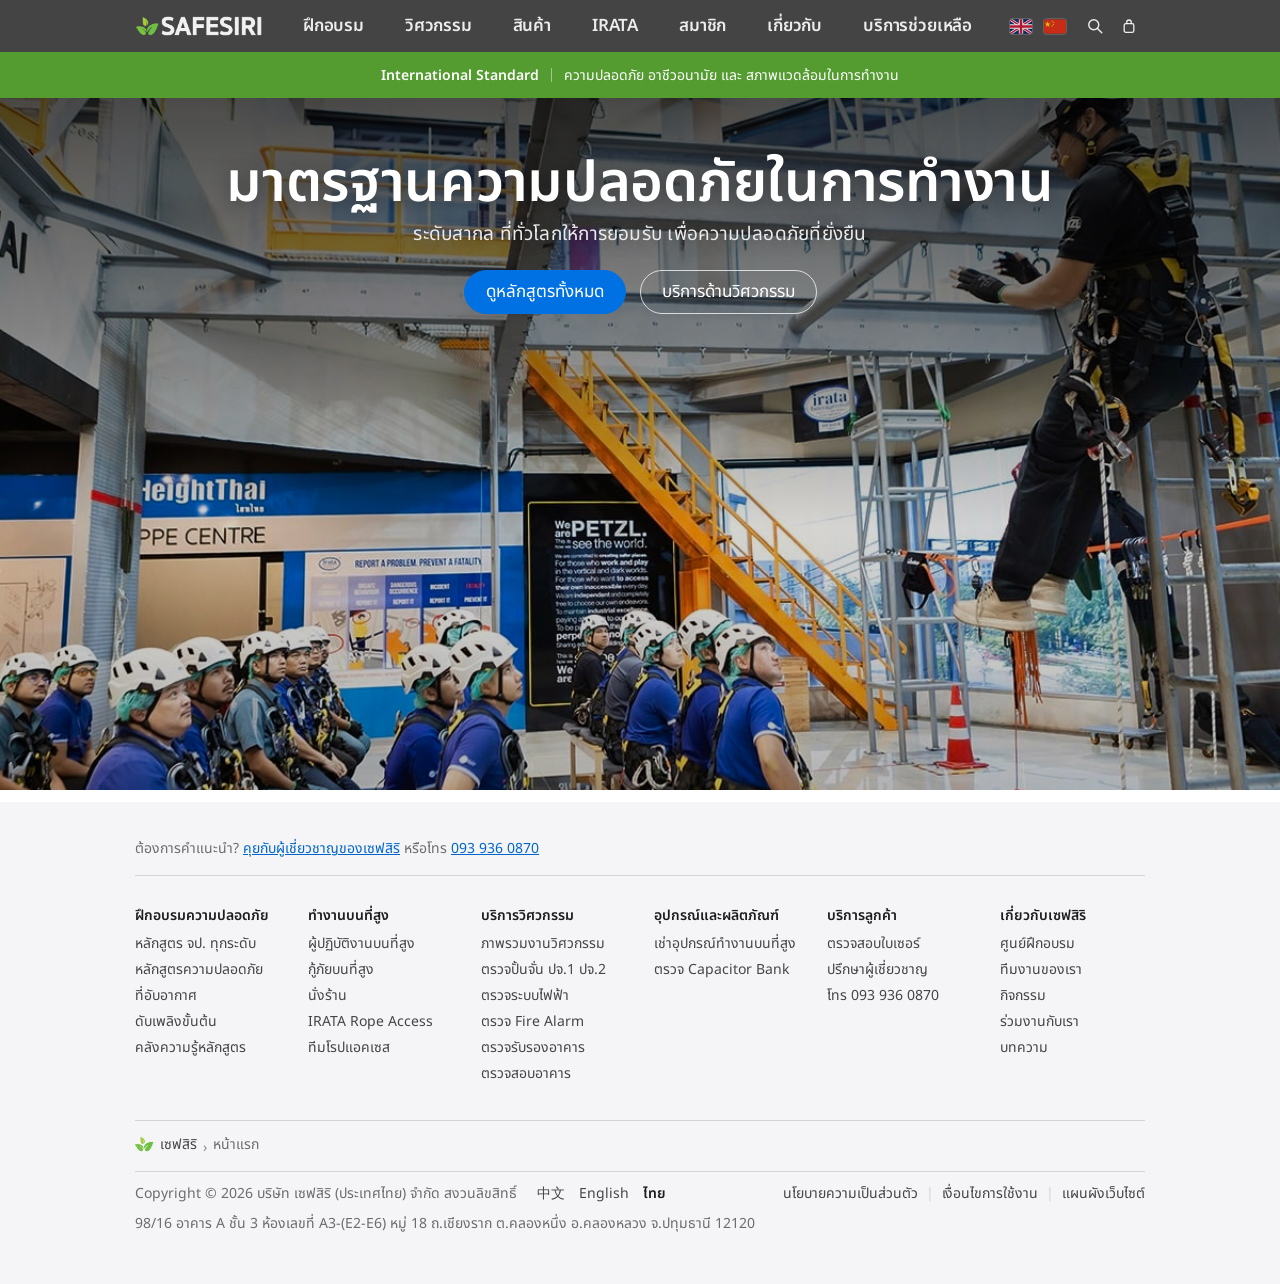
<file: index.html>
<!DOCTYPE html>
<html lang="th">
<head>
<meta charset="utf-8">
<meta name="viewport" content="width=device-width, initial-scale=1">

<title>เซฟสิริ — อบรมความปลอดภัยและตรวจสอบด้านวิศวกรรม | Safesiri</title>
<meta name="description" content="เซฟสิริ (ประเทศไทย) ให้บริการฝึกอบรม จป. ทุกระดับ หลักสูตรทำงานบนที่สูงมาตรฐาน IRATA และบริการตรวจสอบด้านวิศวกรรม ปจ.1 ปจ.2 ระบบไฟฟ้า ระบบดับเพลิง โทร 093 936 0870">
<link rel="canonical" href="https://www.safesiri.com/">

<meta property="og:type" content="website">
<meta property="og:locale" content="th_TH">
<meta property="og:title" content="เซฟสิริ — อบรมความปลอดภัยและตรวจสอบด้านวิศวกรรม">
<meta property="og:description" content="มาตรฐานความปลอดภัยในการทำงานระดับสากล ที่ทั่วโลกให้การยอมรับ เพื่อความปลอดภัยที่ยั่งยืน">
<meta property="og:url" content="https://www.safesiri.com/">

<link rel="preconnect" href="https://fonts.googleapis.com">
<link rel="preconnect" href="https://fonts.gstatic.com" crossorigin>
<link href="https://fonts.googleapis.com/css2?family=Noto+Sans+Thai:wght@400;500;600&display=swap" rel="stylesheet">

<link rel="stylesheet" href="css/base.css">
<link rel="stylesheet" href="css/blocks.css">
</head>
<body>

<!-- ═══════ GLOBAL HEADER — อิงสเปก globalnav ของ apple.com/th/
     เดสก์ท็อป: แถวเดียวกว้าง 1010px จัดกึ่งกลาง กระจายด้วย space-between
     มือถือ:   โลโก้ซ้าย · ค้นหา/โทร/แฮมเบอร์เกอร์ ขวา · เมนูกางลงมาด้านล่าง
     ทั้งหมดเป็น CSS ล้วน ไม่มี JavaScript                                  -->
<header class="gh">
  <input type="checkbox" id="gh-menustate" class="gh__state">

  <nav class="gh__nav" aria-label="เมนูหลัก">
    <ul class="gh__list">

      <li class="gh__item gh__item--brand">
        <a href="/" aria-label="เซฟสิริ หน้าแรก">
          <img src="assets/logo.png" alt="เซฟสิริ" width="800" height="126">
        </a>
      </li>

      <li class="gh__item gh__item--links">
        <ul class="gh__links">
          <li><a href="/safety-course/">ฝึกอบรม</a></li>
          <li><a href="/engineering/">วิศวกรรม</a></li>
          <li><a href="/rent-equipment-working-at-heights/">สินค้า</a></li>
          <li><a href="/irata-training/">IRATA</a></li>
          <li><a href="/login/">สมาชิก</a></li>
          <li><a href="/safesiri-team-work/">เกี่ยวกับ</a></li>
          <li><a href="consultant/">บริการช่วยเหลือ</a></li>
        </ul>
      </li>

      <li class="gh__item gh__item--actions">
        <!-- เลือกภาษา: ธงอังกฤษ / จีน (SVG inline) -->
        <ul class="gh__lang" aria-label="เลือกภาษา">
          <li>
            <a class="gh__flag" href="/en/" hreflang="en" lang="en" aria-label="English">
              <svg viewBox="0 0 60 40" width="22" height="15" aria-hidden="true" focusable="false">
                <clipPath id="uk-clip"><rect width="60" height="40" rx="3"/></clipPath>
                <g clip-path="url(#uk-clip)">
                  <rect width="60" height="40" fill="#012169"/>
                  <path d="M0 0L60 40M60 0L0 40" stroke="#fff" stroke-width="8"/>
                  <path d="M0 0L60 40M60 0L0 40" stroke="#C8102E" stroke-width="4"/>
                  <path d="M30 0V40M0 20H60" stroke="#fff" stroke-width="12"/>
                  <path d="M30 0V40M0 20H60" stroke="#C8102E" stroke-width="7"/>
                </g>
              </svg>
            </a>
          </li>
          <li>
            <a class="gh__flag" href="/cn/" hreflang="zh" lang="zh" aria-label="中文">
              <svg viewBox="0 0 60 40" width="22" height="15" aria-hidden="true" focusable="false">
                <clipPath id="cn-clip"><rect width="60" height="40" rx="3"/></clipPath>
                <g clip-path="url(#cn-clip)">
                  <rect width="60" height="40" fill="#DE2910"/>
                  <g fill="#FFDE00">
                    <path d="M10 6l1.9 5.8h6.1l-4.9 3.6 1.9 5.8L10 17.6l-4.9 3.6 1.9-5.8L2 11.8h6.1z"/>
                    <circle cx="22" cy="5" r="1.6"/><circle cx="26" cy="9" r="1.6"/>
                    <circle cx="26" cy="14.5" r="1.6"/><circle cx="22" cy="18.5" r="1.6"/>
                  </g>
                </g>
              </svg>
            </a>
          </li>
        </ul>
        <label class="gh__icon gh__searchbtn" for="gh-q" aria-label="ค้นหา">
          <svg viewBox="0 0 18 18" width="16" height="16" aria-hidden="true" focusable="false">
            <circle cx="7.6" cy="7.6" r="5.6" fill="none" stroke="currentColor" stroke-width="1.6"/>
            <line x1="11.8" y1="11.8" x2="16.6" y2="16.6" stroke="currentColor" stroke-width="1.6" stroke-linecap="round"/>
          </svg>
        </label>
        <a class="gh__icon" href="/rent-equipment-working-at-heights/" aria-label="สินค้าและอุปกรณ์">
          <svg viewBox="0 0 16 16" width="16" height="16" aria-hidden="true" focusable="false">
            <path d="M5.7 5.6V4.3a2.3 2.3 0 0 1 4.6 0v1.3" fill="none" stroke="currentColor" stroke-width="1.3" stroke-linecap="round"/>
            <rect x="3.2" y="5.6" width="9.6" height="8.8" rx="1.7" fill="none" stroke="currentColor" stroke-width="1.3"/>
          </svg>
        </a>
        <label class="gh__icon gh__burger" for="gh-menustate" aria-label="เมนู">
          <!-- ไอคอน ≡ → ✕ ลอกจาก globalnav-menutrigger ของ Apple: SVG + SMIL animate
               2 ขั้นใน .24s: ครึ่งแรกเส้นบน/ล่างเลื่อนมาชนกลาง (y 5,12 → 9) ครึ่งหลังหมุนไขว้เป็น ✕ -->
          <svg width="18" height="18" viewBox="0 0 18 18" aria-hidden="true" focusable="false">
            <polyline id="gh-bread-bottom" fill="none" stroke="currentColor" stroke-width="1.2"
                      stroke-linecap="round" stroke-linejoin="round" points="2 12, 16 12">
              <animate id="gh-anim-bottom-open" attributeName="points" keyTimes="0;0.5;1" dur="0.24s"
                       begin="indefinite" fill="freeze" calcMode="spline" keySplines="0.42, 0, 1, 1;0, 0, 0.58, 1"
                       values="2 12, 16 12; 2 9, 16 9; 3.5 15, 15 3.5"/>
              <animate id="gh-anim-bottom-close" attributeName="points" keyTimes="0;0.5;1" dur="0.24s"
                       begin="indefinite" fill="freeze" calcMode="spline" keySplines="0.42, 0, 1, 1;0, 0, 0.58, 1"
                       values="3.5 15, 15 3.5; 2 9, 16 9; 2 12, 16 12"/>
            </polyline>
            <polyline id="gh-bread-top" fill="none" stroke="currentColor" stroke-width="1.2"
                      stroke-linecap="round" stroke-linejoin="round" points="2 5, 16 5">
              <animate id="gh-anim-top-open" attributeName="points" keyTimes="0;0.5;1" dur="0.24s"
                       begin="indefinite" fill="freeze" calcMode="spline" keySplines="0.42, 0, 1, 1;0, 0, 0.58, 1"
                       values="2 5, 16 5; 2 9, 16 9; 3.5 3.5, 15 15"/>
              <animate id="gh-anim-top-close" attributeName="points" keyTimes="0;0.5;1" dur="0.24s"
                       begin="indefinite" fill="freeze" calcMode="spline" keySplines="0.42, 0, 1, 1;0, 0, 0.58, 1"
                       values="3.5 3.5, 15 15; 2 9, 16 9; 2 5, 16 5"/>
            </polyline>
          </svg>
        </label>
      </li>

    </ul>
  </nav>

  <!-- แผงค้นหา — สเปกวัดจาก apple.com/th/: พื้น rgba(250,250,252,.8)
       ช่องกรอก 24px/600 · หัวข้อ "ลิงก์ด่วน" 12px/400 #6E6E73
       รายการลิงก์ด่วน 12px/16px/600 ระยะห่าง 28px                      -->
  <div class="gh__search" id="gh-search">
   <div class="gh__search-clip">
    <div class="gh__search-inner">
      <form class="gh__search-form" action="/" method="get" role="search">
        <svg class="gh__search-glass" viewBox="0 0 18 18" width="18" height="18" aria-hidden="true" focusable="false">
          <circle cx="7.6" cy="7.6" r="5.6" fill="none" stroke="currentColor" stroke-width="1.6"/>
          <line x1="11.8" y1="11.8" x2="16.6" y2="16.6" stroke="currentColor" stroke-width="1.6" stroke-linecap="round"/>
        </svg>
        <label class="visually-hidden" for="gh-q">ค้นหาในเว็บไซต์เซฟสิริ</label>
        <input id="gh-q" type="search" name="s" placeholder="ค้นหาใน safesiri.com">
      </form>

      <p class="gh__qlabel">ลิงก์ด่วน</p>
      <ul class="gh__quick">
        <li><a href="/jorportrain/">หลักสูตร จป.</a></li>
        <li><a href="/worker-at-height/">ทำงานบนที่สูง</a></li>
        <li><a href="/irata-training/">IRATA Rope Access</a></li>
        <li><a href="/crane-inspection-procedures/">ตรวจปั้นจั่น ปจ.1 ปจ.2</a></li>
        <li><a href="/safesiri-certificate/">ตรวจสอบใบเซอร์</a></li>
      </ul>
    </div>
   </div>
  </div>

  <!-- ม่านเบลอคลุมหน้าที่เหลือ (Apple เรียก globalnav-curtain)
       กดที่ม่าน = คลิกนอกช่องค้นหา → ช่องเสียโฟกัส → แผงปิดเอง ไม่ต้องใช้ JS -->
  <div class="gh__curtain" aria-hidden="true"></div>
</header>

<!-- ═══════ แถบประกาศ — สัดส่วนเดียวกับ promo banner ของ apple.com/th/ (สูง 46px ตัวอักษร 14px)
     ต่างที่ใช้สีเขียวแบรนด์แทนพื้นเทาอ่อนของ Apple                                    -->
<div class="gb">
  <p class="gb__text">
    <span class="gb__label">International Standard</span>
    <span class="gb__sep" aria-hidden="true"></span>
    ความปลอดภัย อาชีวอนามัย และ สภาพแวดล้อมในการทำงาน
  </p>
</div>

<main>

<!-- ═══════ บล็อก 2: HERO — tile เต็มความกว้าง (โครง apple.com/th/) ═══════ -->
<section class="tiles tiles--hero" aria-label="ไฮไลต์">

  <article class="tile tile--photo" aria-labelledby="tile-1-head">
    <div class="tile__media">
      <img src="assets/hero-training.jpg" width="1200" height="900" fetchpriority="high"
           alt="ผู้เข้าอบรมสวมอุปกรณ์กันตกในศูนย์ฝึกอบรมการทำงานบนที่สูงของเซฟสิริ">
    </div>
    <div class="tile__content">
      <h1 id="tile-1-head" class="tile__head t-display-l">มาตรฐานความปลอดภัยในการทำงาน</h1>
      <p class="tile__sub t-lead">ระดับสากล ที่ทั่วโลกให้การยอมรับ เพื่อความปลอดภัยที่ยั่งยืน</p>
    </div>
    <p class="tile__cta">
      <a class="btn btn--primary" href="/safety-course/">ดูหลักสูตรทั้งหมด</a>
      <a class="btn btn--secondary" href="/engineering/">บริการด้านวิศวกรรม</a>
    </p>
  </article>

</section>

<!-- บล็อก 3–11 จะมาต่อตรงนี้ทีละบล็อก (tile เต็ม + กริด tile ครึ่ง) -->

</main>

<!-- ═══════════════ GLOBAL FOOTER — มาตรฐานหน้า ═══════════════ -->
<footer class="gf">
  <div class="gf__inner">

    <div class="gf__shop">
      ต้องการคำแนะนำ? <a href="consultant/">คุยกับผู้เชี่ยวชาญของเซฟสิริ</a>
      หรือโทร <a href="tel:0939360870">093 936 0870</a>
    </div>

    <div class="gf__directory">
      <div class="gf__col">
        <h3>ฝึกอบรมความปลอดภัย</h3>
        <ul>
          <li><a href="/jorportrain/">หลักสูตร จป. ทุกระดับ</a></li>
          <li><a href="/safety-course/">หลักสูตรความปลอดภัย</a></li>
          <li><a href="/confined-space-training/">ที่อับอากาศ</a></li>
          <li><a href="/fire-fighting-training/">ดับเพลิงขั้นต้น</a></li>
          <li><a href="/knowledge-course/">คลังความรู้หลักสูตร</a></li>
        </ul>
      </div>
      <div class="gf__col">
        <h3>ทำงานบนที่สูง</h3>
        <ul>
          <li><a href="/worker-at-height/">ผู้ปฏิบัติงานบนที่สูง</a></li>
          <li><a href="/working-at-height-rescue/">กู้ภัยบนที่สูง</a></li>
          <li><a href="/working-with-scaffolding/">นั่งร้าน</a></li>
          <li><a href="/irata-training/">IRATA Rope Access</a></li>
          <li><a href="/rope-access-team/">ทีมโรปแอคเซส</a></li>
        </ul>
      </div>
      <div class="gf__col">
        <h3>บริการวิศวกรรม</h3>
        <ul>
          <li><a href="/engineering/">ภาพรวมงานวิศวกรรม</a></li>
          <li><a href="/crane-inspection-procedures/">ตรวจปั้นจั่น ปจ.1 ปจ.2</a></li>
          <li><a href="/electrical-inspection-dep-labor/">ตรวจระบบไฟฟ้า</a></li>
          <li><a href="/pm-fire-alarm/">ตรวจ Fire Alarm</a></li>
          <li><a href="/qt-annual-building-inspection/">ตรวจรับรองอาคาร</a></li>
          <li><a href="/inspectbuilding/">ตรวจสอบอาคาร</a></li>
        </ul>
      </div>
      <div class="gf__col">
        <h3>อุปกรณ์และผลิตภัณฑ์</h3>
        <ul>
          <li><a href="/rent-equipment-working-at-heights/">เช่าอุปกรณ์ทำงานบนที่สูง</a></li>
          <li><a href="/capacitor-bank-inspection-service/">ตรวจ Capacitor Bank</a></li>
        </ul>
      </div>
      <div class="gf__col">
        <h3>บริการลูกค้า</h3>
        <ul>
          <li><a href="/safesiri-certificate/">ตรวจสอบใบเซอร์</a></li>
          <li><a href="consultant/">ปรึกษาผู้เชี่ยวชาญ</a></li>
          <li><a href="tel:0939360870">โทร 093 936 0870</a></li>
        </ul>
      </div>
      <div class="gf__col">
        <h3>เกี่ยวกับเซฟสิริ</h3>
        <ul>
          <li><a href="/safesiri-training-center/">ศูนย์ฝึกอบรม</a></li>
          <li><a href="/safesiri-team-work/">ทีมงานของเรา</a></li>
          <li><a href="/safesiri-events/">กิจกรรม</a></li>
          <li><a href="/job-at-safesiri/">ร่วมงานกับเรา</a></li>
          <li><a href="/blog/">บทความ</a></li>
        </ul>
      </div>
    </div>

    <nav class="gf__breadcrumbs" aria-label="เส้นทางหน้า">
      <ol>
        <li><a href="/" class="gf__home"><span class="gf__mark" aria-hidden="true"></span>เซฟสิริ</a></li>
        <li aria-current="page">หน้าแรก</li>
      </ol>
    </nav>

    <div class="gf__legal">
      <p>Copyright © 2026 บริษัท เซฟสิริ (ประเทศไทย) จำกัด สงวนลิขสิทธิ์</p>
      <ul class="gf__lang">
        <li><a href="/cn/" hreflang="zh">中文</a></li>
        <li><a href="/en/" hreflang="en">English</a></li>
        <li><a href="/" hreflang="th" aria-current="true">ไทย</a></li>
      </ul>
      <ul class="gf__legal-links">
        <li><a href="/privacy-policy/">นโยบายความเป็นส่วนตัว</a></li>
        <li><a href="/terms/">เงื่อนไขการใช้งาน</a></li>
        <li><a href="/sitemap_index.xml">แผนผังเว็บไซต์</a></li>
      </ul>
    </div>

    <address class="gf__address">
      98/16 อาคาร A ชั้น 3 ห้องเลขที่ A3-(E2-E6) หมู่ 18 ถ.เชียงราก ต.คลองหนึ่ง อ.คลองหลวง จ.ปทุมธานี 12120
    </address>

  </div>
</footer>

<script src="js/search.js" defer></script>
</body>
</html>
</file>
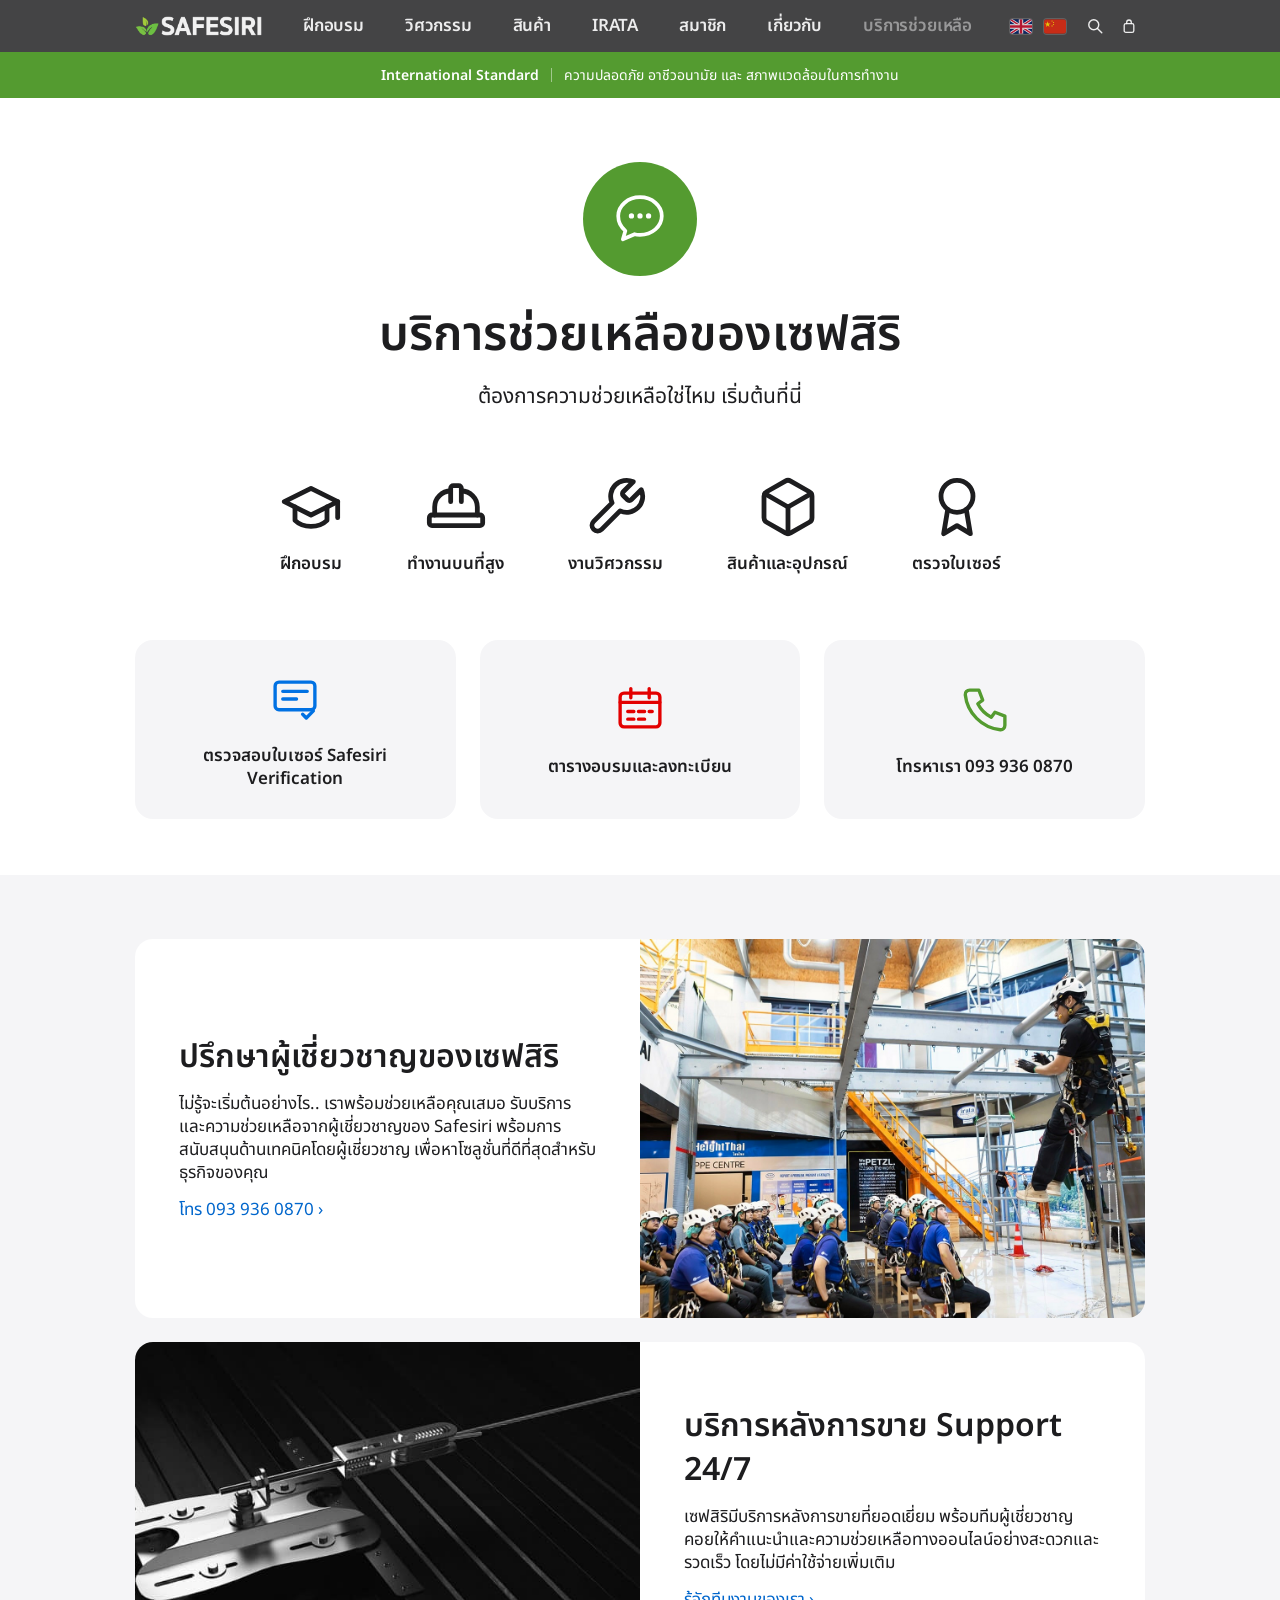
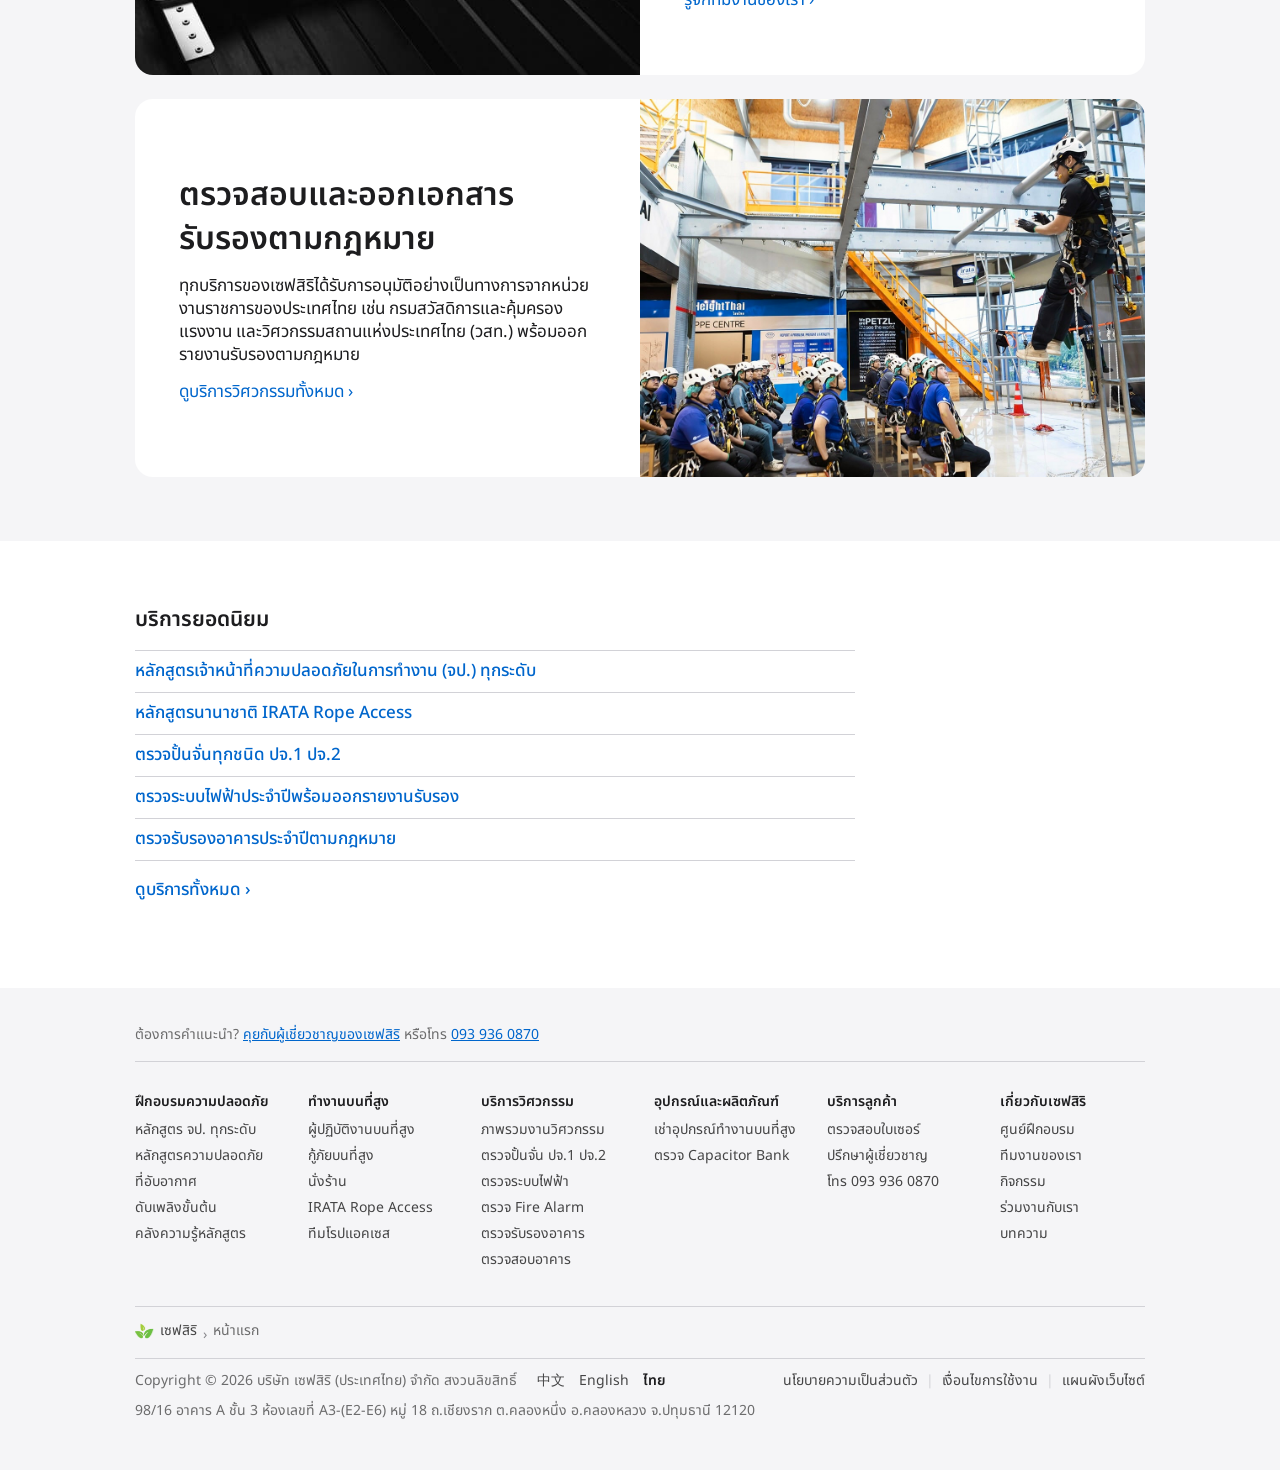
<file: consultant/index.html>
<!DOCTYPE html>
<html lang="th">
<head>
<meta charset="utf-8">
<meta name="viewport" content="width=device-width, initial-scale=1">

<title>บริการช่วยเหลือของเซฟสิริ — ปรึกษาผู้เชี่ยวชาญด้านความปลอดภัย | Safesiri</title>
<meta name="description" content="ศูนย์บริการช่วยเหลือเซฟสิริ ปรึกษาผู้เชี่ยวชาญด้านความปลอดภัยและวิศวกรรม ตรวจสอบใบเซอร์ออนไลน์ บริการหลังการขาย Support 24/7 โทร 093 936 0870">
<link rel="canonical" href="https://www.safesiri.com/consultant/">

<meta property="og:type" content="website">
<meta property="og:locale" content="th_TH">
<meta property="og:title" content="บริการช่วยเหลือของเซฟสิริ">
<meta property="og:description" content="ต้องการความช่วยเหลือใช่ไหม เริ่มต้นที่นี่ — ปรึกษาผู้เชี่ยวชาญ ตรวจใบเซอร์ บริการหลังการขาย">
<meta property="og:url" content="https://www.safesiri.com/consultant/">

<link rel="preconnect" href="https://fonts.googleapis.com">
<link rel="preconnect" href="https://fonts.gstatic.com" crossorigin>
<link href="https://fonts.googleapis.com/css2?family=Noto+Sans+Thai:wght@400;500;600&display=swap" rel="stylesheet">

<link rel="stylesheet" href="../css/base.css">
<link rel="stylesheet" href="../css/blocks.css">
<link rel="stylesheet" href="../css/support.css">
</head>
<body>

<header class="gh">
  <input type="checkbox" id="gh-menustate" class="gh__state">

  <nav class="gh__nav" aria-label="เมนูหลัก">
    <ul class="gh__list">

      <li class="gh__item gh__item--brand">
        <a href="../" aria-label="เซฟสิริ หน้าแรก">
          <img src="../assets/logo.png" alt="เซฟสิริ" width="800" height="126">
        </a>
      </li>

      <li class="gh__item gh__item--links">
        <ul class="gh__links">
          <li><a href="/safety-course/">ฝึกอบรม</a></li>
          <li><a href="/engineering/">วิศวกรรม</a></li>
          <li><a href="/rent-equipment-working-at-heights/">สินค้า</a></li>
          <li><a href="/irata-training/">IRATA</a></li>
          <li><a href="/login/">สมาชิก</a></li>
          <li><a href="/safesiri-team-work/">เกี่ยวกับ</a></li>
          <li><span class="gh__current" aria-current="page">บริการช่วยเหลือ</span></li>
        </ul>
      </li>

      <li class="gh__item gh__item--actions">
        <!-- เลือกภาษา: ธงอังกฤษ / จีน (SVG inline) -->
        <ul class="gh__lang" aria-label="เลือกภาษา">
          <li>
            <a class="gh__flag" href="/en/" hreflang="en" lang="en" aria-label="English">
              <svg viewBox="0 0 60 40" width="22" height="15" aria-hidden="true" focusable="false">
                <clipPath id="uk-clip"><rect width="60" height="40" rx="3"/></clipPath>
                <g clip-path="url(#uk-clip)">
                  <rect width="60" height="40" fill="#012169"/>
                  <path d="M0 0L60 40M60 0L0 40" stroke="#fff" stroke-width="8"/>
                  <path d="M0 0L60 40M60 0L0 40" stroke="#C8102E" stroke-width="4"/>
                  <path d="M30 0V40M0 20H60" stroke="#fff" stroke-width="12"/>
                  <path d="M30 0V40M0 20H60" stroke="#C8102E" stroke-width="7"/>
                </g>
              </svg>
            </a>
          </li>
          <li>
            <a class="gh__flag" href="/cn/" hreflang="zh" lang="zh" aria-label="中文">
              <svg viewBox="0 0 60 40" width="22" height="15" aria-hidden="true" focusable="false">
                <clipPath id="cn-clip"><rect width="60" height="40" rx="3"/></clipPath>
                <g clip-path="url(#cn-clip)">
                  <rect width="60" height="40" fill="#DE2910"/>
                  <g fill="#FFDE00">
                    <path d="M10 6l1.9 5.8h6.1l-4.9 3.6 1.9 5.8L10 17.6l-4.9 3.6 1.9-5.8L2 11.8h6.1z"/>
                    <circle cx="22" cy="5" r="1.6"/><circle cx="26" cy="9" r="1.6"/>
                    <circle cx="26" cy="14.5" r="1.6"/><circle cx="22" cy="18.5" r="1.6"/>
                  </g>
                </g>
              </svg>
            </a>
          </li>
        </ul>
        <label class="gh__icon gh__searchbtn" for="gh-q" aria-label="ค้นหา">
          <svg viewBox="0 0 18 18" width="16" height="16" aria-hidden="true" focusable="false">
            <circle cx="7.6" cy="7.6" r="5.6" fill="none" stroke="currentColor" stroke-width="1.6"/>
            <line x1="11.8" y1="11.8" x2="16.6" y2="16.6" stroke="currentColor" stroke-width="1.6" stroke-linecap="round"/>
          </svg>
        </label>
        <a class="gh__icon" href="/rent-equipment-working-at-heights/" aria-label="สินค้าและอุปกรณ์">
          <svg viewBox="0 0 16 16" width="16" height="16" aria-hidden="true" focusable="false">
            <path d="M5.7 5.6V4.3a2.3 2.3 0 0 1 4.6 0v1.3" fill="none" stroke="currentColor" stroke-width="1.3" stroke-linecap="round"/>
            <rect x="3.2" y="5.6" width="9.6" height="8.8" rx="1.7" fill="none" stroke="currentColor" stroke-width="1.3"/>
          </svg>
        </a>
        <label class="gh__icon gh__burger" for="gh-menustate" aria-label="เมนู">
          <!-- ไอคอน ≡ → ✕ ลอกจาก globalnav-menutrigger ของ Apple: SVG + SMIL animate
               2 ขั้นใน .24s: ครึ่งแรกเส้นบน/ล่างเลื่อนมาชนกลาง (y 5,12 → 9) ครึ่งหลังหมุนไขว้เป็น ✕ -->
          <svg width="18" height="18" viewBox="0 0 18 18" aria-hidden="true" focusable="false">
            <polyline id="gh-bread-bottom" fill="none" stroke="currentColor" stroke-width="1.2"
                      stroke-linecap="round" stroke-linejoin="round" points="2 12, 16 12">
              <animate id="gh-anim-bottom-open" attributeName="points" keyTimes="0;0.5;1" dur="0.24s"
                       begin="indefinite" fill="freeze" calcMode="spline" keySplines="0.42, 0, 1, 1;0, 0, 0.58, 1"
                       values="2 12, 16 12; 2 9, 16 9; 3.5 15, 15 3.5"/>
              <animate id="gh-anim-bottom-close" attributeName="points" keyTimes="0;0.5;1" dur="0.24s"
                       begin="indefinite" fill="freeze" calcMode="spline" keySplines="0.42, 0, 1, 1;0, 0, 0.58, 1"
                       values="3.5 15, 15 3.5; 2 9, 16 9; 2 12, 16 12"/>
            </polyline>
            <polyline id="gh-bread-top" fill="none" stroke="currentColor" stroke-width="1.2"
                      stroke-linecap="round" stroke-linejoin="round" points="2 5, 16 5">
              <animate id="gh-anim-top-open" attributeName="points" keyTimes="0;0.5;1" dur="0.24s"
                       begin="indefinite" fill="freeze" calcMode="spline" keySplines="0.42, 0, 1, 1;0, 0, 0.58, 1"
                       values="2 5, 16 5; 2 9, 16 9; 3.5 3.5, 15 15"/>
              <animate id="gh-anim-top-close" attributeName="points" keyTimes="0;0.5;1" dur="0.24s"
                       begin="indefinite" fill="freeze" calcMode="spline" keySplines="0.42, 0, 1, 1;0, 0, 0.58, 1"
                       values="3.5 3.5, 15 15; 2 9, 16 9; 2 5, 16 5"/>
            </polyline>
          </svg>
        </label>
      </li>

    </ul>
  </nav>

  <!-- แผงค้นหา — สเปกวัดจาก apple.com/th/: พื้น rgba(250,250,252,.8)
       ช่องกรอก 24px/600 · หัวข้อ "ลิงก์ด่วน" 12px/400 #6E6E73
       รายการลิงก์ด่วน 12px/16px/600 ระยะห่าง 28px                      -->
  <div class="gh__search" id="gh-search">
   <div class="gh__search-clip">
    <div class="gh__search-inner">
      <form class="gh__search-form" action="/" method="get" role="search">
        <svg class="gh__search-glass" viewBox="0 0 18 18" width="18" height="18" aria-hidden="true" focusable="false">
          <circle cx="7.6" cy="7.6" r="5.6" fill="none" stroke="currentColor" stroke-width="1.6"/>
          <line x1="11.8" y1="11.8" x2="16.6" y2="16.6" stroke="currentColor" stroke-width="1.6" stroke-linecap="round"/>
        </svg>
        <label class="visually-hidden" for="gh-q">ค้นหาในเว็บไซต์เซฟสิริ</label>
        <input id="gh-q" type="search" name="s" placeholder="ค้นหาใน safesiri.com">
      </form>

      <p class="gh__qlabel">ลิงก์ด่วน</p>
      <ul class="gh__quick">
        <li><a href="/jorportrain/">หลักสูตร จป.</a></li>
        <li><a href="/worker-at-height/">ทำงานบนที่สูง</a></li>
        <li><a href="/irata-training/">IRATA Rope Access</a></li>
        <li><a href="/crane-inspection-procedures/">ตรวจปั้นจั่น ปจ.1 ปจ.2</a></li>
        <li><a href="/safesiri-certificate/">ตรวจสอบใบเซอร์</a></li>
      </ul>
    </div>
   </div>
  </div>

  <!-- ม่านเบลอคลุมหน้าที่เหลือ (Apple เรียก globalnav-curtain)
       กดที่ม่าน = คลิกนอกช่องค้นหา → ช่องเสียโฟกัส → แผงปิดเอง ไม่ต้องใช้ JS -->
  <div class="gh__curtain" aria-hidden="true"></div>
</header>

<div class="gb">
  <p class="gb__text">
    <span class="gb__label">International Standard</span>
    <span class="gb__sep" aria-hidden="true"></span>
    ความปลอดภัย อาชีวอนามัย และ สภาพแวดล้อมในการทำงาน
  </p>
</div>
<main>

<!-- ═══════ HERO — โครงเดียวกับ support.apple.com: ไอคอนวงกลม + h1 กึ่งกลาง ═══════ -->
<section class="sp-hero" aria-labelledby="sp-title">
  <div class="sp-hero__badge" aria-hidden="true">
    <svg viewBox="0 0 36 36" width="56" height="56" focusable="false">
      <path d="M18 4c7.7 0 14 5.4 14 12.1 0 6.7-6.3 12.1-14 12.1-1.2 0-2.4-.1-3.5-.4L7 31l1.6-5.4C6 23.4 4 20 4 16.1 4 9.4 10.3 4 18 4z"
            fill="none" stroke="#fff" stroke-width="2.4" stroke-linejoin="round"/>
      <circle cx="12.5" cy="16" r="1.7" fill="#fff"/><circle cx="18" cy="16" r="1.7" fill="#fff"/><circle cx="23.5" cy="16" r="1.7" fill="#fff"/>
    </svg>
  </div>
  <h1 id="sp-title">บริการช่วยเหลือของเซฟสิริ</h1>
  <p class="sp-hero__sub">ต้องการความช่วยเหลือใช่ไหม เริ่มต้นที่นี่</p>
</section>

<!-- ═══════ แถวหมวดบริการ — ตำแหน่งเดียวกับแถวสินค้า (iPhone/Mac/iPad) ═══════ -->
<nav class="sp-rail wrap" aria-label="หมวดบริการ">
  <!-- ไอคอนชุด Lucide/Feather (MIT) — เส้น 2px ปลายมน สไตล์เดียวกับ SF Symbols -->
  <ul>
    <li><a href="/safety-course/">
      <svg viewBox="0 0 24 24" fill="none" stroke="currentColor" stroke-width="1.8" stroke-linecap="round" stroke-linejoin="round" aria-hidden="true">
        <path d="M22 10 12 5 2 10l10 5 10-5z"/><path d="M6 12v5c3 3 9 3 12 0v-5"/><path d="M22 10v6"/>
      </svg>
      <span>ฝึกอบรม</span></a></li>
    <li><a href="/worker-at-height/">
      <svg viewBox="0 0 24 24" fill="none" stroke="currentColor" stroke-width="1.8" stroke-linecap="round" stroke-linejoin="round" aria-hidden="true">
        <path d="M2 18a1 1 0 0 0 1 1h18a1 1 0 0 0 1-1v-2a1 1 0 0 0-1-1H3a1 1 0 0 0-1 1z"/>
        <path d="M10 10V5a1 1 0 0 1 1-1h2a1 1 0 0 1 1 1v5"/>
        <path d="M4 15v-3a6 6 0 0 1 6-6"/><path d="M14 6a6 6 0 0 1 6 6v3"/>
      </svg>
      <span>ทำงานบนที่สูง</span></a></li>
    <li><a href="/engineering/">
      <svg viewBox="0 0 24 24" fill="none" stroke="currentColor" stroke-width="1.8" stroke-linecap="round" stroke-linejoin="round" aria-hidden="true">
        <path d="M14.7 6.3a1 1 0 0 0 0 1.4l1.6 1.6a1 1 0 0 0 1.4 0l3.77-3.77a6 6 0 0 1-7.94 7.94l-6.91 6.91a2.12 2.12 0 0 1-3-3l6.91-6.91a6 6 0 0 1 7.94-7.94l-3.76 3.76z"/>
      </svg>
      <span>งานวิศวกรรม</span></a></li>
    <li><a href="/rent-equipment-working-at-heights/">
      <svg viewBox="0 0 24 24" fill="none" stroke="currentColor" stroke-width="1.8" stroke-linecap="round" stroke-linejoin="round" aria-hidden="true">
        <path d="M21 8a2 2 0 0 0-1-1.73l-7-4a2 2 0 0 0-2 0l-7 4A2 2 0 0 0 3 8v8a2 2 0 0 0 1 1.73l7 4a2 2 0 0 0 2 0l7-4A2 2 0 0 0 21 16Z"/>
        <path d="m3.3 7 8.7 5 8.7-5"/><path d="M12 22V12"/>
      </svg>
      <span>สินค้าและอุปกรณ์</span></a></li>
    <li><a href="/safesiri-certificate/">
      <svg viewBox="0 0 24 24" fill="none" stroke="currentColor" stroke-width="1.8" stroke-linecap="round" stroke-linejoin="round" aria-hidden="true">
        <circle cx="12" cy="8" r="6"/><path d="M15.477 12.89 17 22l-5-3-5 3 1.523-9.11"/>
      </svg>
      <span>ตรวจใบเซอร์</span></a></li>
  </ul>
</nav>

<!-- ═══════ การ์ดลัด 3 ใบ — สเปกวัดจริง: 334×179 radius 18 พื้น #f5f5f7 ไอคอน 60 ═══════ -->
<section class="sp-quick wrap" aria-label="บริการด่วน">
  <ul>
    <li><a href="/safesiri-certificate/">
      <span class="sp-quick__icon sp-quick__icon--blue" aria-hidden="true">
        <svg viewBox="0 0 34 34"><rect x="4" y="6" width="26" height="18" rx="2.5" fill="none" stroke="currentColor" stroke-width="2.2"/><path d="M9 12h16M9 17h9" stroke="currentColor" stroke-width="2.2" stroke-linecap="round"/><path d="M22 27l2.4 2.4L29 24.8" fill="none" stroke="currentColor" stroke-width="2.2" stroke-linecap="round" stroke-linejoin="round"/></svg>
      </span>
      <span class="sp-quick__label">ตรวจสอบใบเซอร์ Safesiri Verification</span></a></li>
    <li><a href="/jorportrain/">
      <span class="sp-quick__icon sp-quick__icon--red" aria-hidden="true">
        <svg viewBox="0 0 34 34"><rect x="4" y="6" width="26" height="22" rx="2.5" fill="none" stroke="currentColor" stroke-width="2.2"/><path d="M4 12h26M11 3v6m12-6v6" stroke="currentColor" stroke-width="2.2" stroke-linecap="round"/><path d="M9 18h4m3 0h4m3 0h2M9 23h4m3 0h4" stroke="currentColor" stroke-width="2.2" stroke-linecap="round"/></svg>
      </span>
      <span class="sp-quick__label">ตารางอบรมและลงทะเบียน</span></a></li>
    <li><a href="tel:0939360870">
      <span class="sp-quick__icon sp-quick__icon--green" aria-hidden="true">
        <svg viewBox="0 0 34 34"><path d="M7 4h6l2.5 6.5-3.2 2.4a20 20 0 0 0 8.8 8.8l2.4-3.2L30 21v6c0 1.7-1.3 3.1-3 2.9C15 28.6 5.4 19 4.1 7 3.9 5.3 5.3 4 7 4z" fill="none" stroke="currentColor" stroke-width="2.2" stroke-linejoin="round"/></svg>
      </span>
      <span class="sp-quick__label">โทรหาเรา 093 936 0870</span></a></li>
  </ul>
</section>

<!-- ═══════ การ์ดใหญ่บนพื้นเทา — โครงเดียวกับส่วน AppleCare/การซ่อม ═══════ -->
<section class="sp-features" aria-label="บริการหลัก">
  <div class="wrap">

    <article class="sp-card">
      <div class="sp-card__copy">
        <h2>ปรึกษาผู้เชี่ยวชาญของเซฟสิริ</h2>
        <p>ไม่รู้จะเริ่มต้นอย่างไร.. เราพร้อมช่วยเหลือคุณเสมอ รับบริการและความช่วยเหลือจากผู้เชี่ยวชาญของ Safesiri พร้อมการสนับสนุนด้านเทคนิคโดยผู้เชี่ยวชาญ เพื่อหาโซลูชั่นที่ดีที่สุดสำหรับธุรกิจของคุณ</p>
        <p class="sp-card__links"><a href="tel:0939360870">โทร 093 936 0870</a></p>
      </div>
      <figure class="sp-card__media">
        <img src="../assets/hero-training.jpg" width="1200" height="900" loading="lazy"
             alt="ผู้เชี่ยวชาญของเซฟสิริให้คำแนะนำผู้เข้าอบรมในศูนย์ฝึกอบรมการทำงานบนที่สูง">
      </figure>
    </article>

    <article class="sp-card">
      <div class="sp-card__copy">
        <h2>บริการหลังการขาย Support 24/7</h2>
        <p>เซฟสิริมีบริการหลังการขายที่ยอดเยี่ยม พร้อมทีมผู้เชี่ยวชาญคอยให้คำแนะนำและความช่วยเหลือทางออนไลน์อย่างสะดวกและรวดเร็ว โดยไม่มีค่าใช้จ่ายเพิ่มเติม</p>
        <p class="sp-card__links"><a href="/safesiri-team-work/">รู้จักทีมงานของเรา</a></p>
      </div>
      <figure class="sp-card__media">
        <img src="../assets/lifeline.jpg" width="640" height="422" loading="lazy"
             alt="อุปกรณ์ระบบกันตกและ Lifeline ที่เซฟสิริให้บริการติดตั้งและดูแลหลังการขาย">
      </figure>
    </article>

    <article class="sp-card">
      <div class="sp-card__copy">
        <h2>ตรวจสอบและออกเอกสารรับรองตามกฎหมาย</h2>
        <p>ทุกบริการของเซฟสิริได้รับการอนุมัติอย่างเป็นทางการจากหน่วยงานราชการของประเทศไทย เช่น กรมสวัสดิการและคุ้มครองแรงงาน และวิศวกรรมสถานแห่งประเทศไทย (วสท.) พร้อมออกรายงานรับรองตามกฎหมาย</p>
        <p class="sp-card__links"><a href="/engineering/">ดูบริการวิศวกรรมทั้งหมด</a></p>
      </div>
      <figure class="sp-card__media">
        <img src="../assets/hero-training.jpg" width="1200" height="900" loading="lazy"
             alt="งานตรวจสอบด้านวิศวกรรมโดยวิศวกรมืออาชีพของเซฟสิริ">
      </figure>
    </article>

  </div>
</section>

<!-- ═══════ รายการลิงก์ยอดนิยม — โครงเดียวกับ "โปรแกรมการให้บริการ" ═══════ -->
<section class="sp-programs wrap" aria-labelledby="sp-programs-title">
  <h2 id="sp-programs-title">บริการยอดนิยม</h2>
  <ul>
    <li><a href="/jorportrain/">หลักสูตรเจ้าหน้าที่ความปลอดภัยในการทำงาน (จป.) ทุกระดับ</a></li>
    <li><a href="/irata-training/">หลักสูตรนานาชาติ IRATA Rope Access</a></li>
    <li><a href="/crane-inspection-procedures/">ตรวจปั้นจั่นทุกชนิด ปจ.1 ปจ.2</a></li>
    <li><a href="/electrical-inspection-dep-labor/">ตรวจระบบไฟฟ้าประจำปีพร้อมออกรายงานรับรอง</a></li>
    <li><a href="/qt-annual-building-inspection/">ตรวจรับรองอาคารประจำปีตามกฎหมาย</a></li>
  </ul>
  <p class="sp-programs__all"><a href="/safety-course/">ดูบริการทั้งหมด</a></p>
</section>

</main>

<footer class="gf">
  <div class="gf__inner">

    <div class="gf__shop">
      ต้องการคำแนะนำ? <a href="./">คุยกับผู้เชี่ยวชาญของเซฟสิริ</a>
      หรือโทร <a href="tel:0939360870">093 936 0870</a>
    </div>

    <div class="gf__directory">
      <div class="gf__col">
        <h3>ฝึกอบรมความปลอดภัย</h3>
        <ul>
          <li><a href="/jorportrain/">หลักสูตร จป. ทุกระดับ</a></li>
          <li><a href="/safety-course/">หลักสูตรความปลอดภัย</a></li>
          <li><a href="/confined-space-training/">ที่อับอากาศ</a></li>
          <li><a href="/fire-fighting-training/">ดับเพลิงขั้นต้น</a></li>
          <li><a href="/knowledge-course/">คลังความรู้หลักสูตร</a></li>
        </ul>
      </div>
      <div class="gf__col">
        <h3>ทำงานบนที่สูง</h3>
        <ul>
          <li><a href="/worker-at-height/">ผู้ปฏิบัติงานบนที่สูง</a></li>
          <li><a href="/working-at-height-rescue/">กู้ภัยบนที่สูง</a></li>
          <li><a href="/working-with-scaffolding/">นั่งร้าน</a></li>
          <li><a href="/irata-training/">IRATA Rope Access</a></li>
          <li><a href="/rope-access-team/">ทีมโรปแอคเซส</a></li>
        </ul>
      </div>
      <div class="gf__col">
        <h3>บริการวิศวกรรม</h3>
        <ul>
          <li><a href="/engineering/">ภาพรวมงานวิศวกรรม</a></li>
          <li><a href="/crane-inspection-procedures/">ตรวจปั้นจั่น ปจ.1 ปจ.2</a></li>
          <li><a href="/electrical-inspection-dep-labor/">ตรวจระบบไฟฟ้า</a></li>
          <li><a href="/pm-fire-alarm/">ตรวจ Fire Alarm</a></li>
          <li><a href="/qt-annual-building-inspection/">ตรวจรับรองอาคาร</a></li>
          <li><a href="/inspectbuilding/">ตรวจสอบอาคาร</a></li>
        </ul>
      </div>
      <div class="gf__col">
        <h3>อุปกรณ์และผลิตภัณฑ์</h3>
        <ul>
          <li><a href="/rent-equipment-working-at-heights/">เช่าอุปกรณ์ทำงานบนที่สูง</a></li>
          <li><a href="/capacitor-bank-inspection-service/">ตรวจ Capacitor Bank</a></li>
        </ul>
      </div>
      <div class="gf__col">
        <h3>บริการลูกค้า</h3>
        <ul>
          <li><a href="/safesiri-certificate/">ตรวจสอบใบเซอร์</a></li>
          <li><a href="./">ปรึกษาผู้เชี่ยวชาญ</a></li>
          <li><a href="tel:0939360870">โทร 093 936 0870</a></li>
        </ul>
      </div>
      <div class="gf__col">
        <h3>เกี่ยวกับเซฟสิริ</h3>
        <ul>
          <li><a href="/safesiri-training-center/">ศูนย์ฝึกอบรม</a></li>
          <li><a href="/safesiri-team-work/">ทีมงานของเรา</a></li>
          <li><a href="/safesiri-events/">กิจกรรม</a></li>
          <li><a href="/job-at-safesiri/">ร่วมงานกับเรา</a></li>
          <li><a href="/blog/">บทความ</a></li>
        </ul>
      </div>
    </div>

    <nav class="gf__breadcrumbs" aria-label="เส้นทางหน้า">
      <ol>
        <li><a href="../" class="gf__home"><span class="gf__mark" aria-hidden="true"></span>เซฟสิริ</a></li>
        <li aria-current="page">หน้าแรก</li>
      </ol>
    </nav>

    <div class="gf__legal">
      <p>Copyright © 2026 บริษัท เซฟสิริ (ประเทศไทย) จำกัด สงวนลิขสิทธิ์</p>
      <ul class="gf__lang">
        <li><a href="/cn/" hreflang="zh">中文</a></li>
        <li><a href="/en/" hreflang="en">English</a></li>
        <li><a href="../" hreflang="th" aria-current="true">ไทย</a></li>
      </ul>
      <ul class="gf__legal-links">
        <li><a href="/privacy-policy/">นโยบายความเป็นส่วนตัว</a></li>
        <li><a href="/terms/">เงื่อนไขการใช้งาน</a></li>
        <li><a href="/sitemap_index.xml">แผนผังเว็บไซต์</a></li>
      </ul>
    </div>

    <address class="gf__address">
      98/16 อาคาร A ชั้น 3 ห้องเลขที่ A3-(E2-E6) หมู่ 18 ถ.เชียงราก ต.คลองหนึ่ง อ.คลองหลวง จ.ปทุมธานี 12120
    </address>

  </div>
</footer>

<script src="../js/search.js" defer></script>
</body>
</html>
</file>
<file: css/base.css>
/* =========================================================
   base.css — ระบบพื้นฐาน
   ตัวเลขตัวอักษรทั้งหมดวัดมาจาก apple.com/th/ ของจริง (23 ส.ค. 2026)
   ========================================================= */

:root{
  /* ---------- ฟอนต์ ----------
     Apple ใช้ "SF Pro TH" ซึ่งเป็นฟอนต์เฉพาะของ Apple เราเรียกใช้ไม่ได้
     แต่ลำดับ fallback ของเขาชี้ไป "Sukhumvit Set" = ฟอนต์ไทยระบบของ
     macOS/iOS อยู่แล้ว → เครื่อง Apple จึงได้หน้าตาเดียวกันโดยไม่ต้องโหลด
     เครื่อง Windows/Android ค่อยตกไปที่ Noto Sans Thai (เว็บฟอนต์)        */
  /* ลำดับสำคัญ: ต้องวาง "Sukhumvit Set" ก่อน -apple-system
     ไม่งั้น iOS จะใช้ฟอนต์ไทยระบบของตัวเอง (ผ่าน -apple-system) ก่อนถึง Sukhumvit
     ส่วน Mac Chrome ข้าม -apple-system (ไม่มีกลิฟไทย) ไปใช้ Sukhumvit → สองเครื่องเลยหน้าตาไม่เหมือนกัน
     Sukhumvit Set คือฟอนต์ไทยที่ Apple ระบุเป็น fallback ของ SF Pro TH เอง               */
  --font-th:"SF Pro TH","Sukhumvit Set",-apple-system,BlinkMacSystemFont,
            "Noto Sans Thai","Helvetica Neue",Helvetica,Arial,sans-serif;

  /* ---------- ขนาดตัวอักษร: คัดลอกสเกลจาก apple.com/th/ ----------
     สังเกตกฎ letter-spacing ของไทย: ขนาดกลางใช้ค่า "บวกเล็กน้อย"
     ต่างจากภาษาอังกฤษที่ Apple บีบเป็นลบ — เพราะสระบน/ล่างต้องการที่หายใจ */
  --t-display-l:56px;  --lh-display-l:1.10;  --ls-display-l:-0.005em;
  --t-display-m:40px;  --lh-display-m:1.10;  --ls-display-m:0;
  --t-display-s:32px;  --lh-display-s:1.375; --ls-display-s:0.004em;
  --t-title:24px;      --lh-title:1.375;     --ls-title:0.009em;
  --t-lead:19px;       --lh-lead:1.368;      --ls-lead:0.012em;
  --t-body:17px;       --lh-body:1.353;      --ls-body:0;
  --t-small:14px;      --lh-small:1.286;
  --t-foot:14px;      --lh-foot:1.357;   /* Apple จริง 12px — ผู้ใช้สั่งขยาย */

  /* ---------- สี ---------- */
  --ink:#1d1d1f;              /* เท่ากับ rgb(29,29,31) ของ Apple */
  --ink-soft:#6e6e73;
  --gf-text:rgba(0,0,0,.56);   /* ข้อความฟุตเตอร์ของ Apple */
  --ink-faint:#86868b;
  --line:#d2d2d7;
  --bg:#ffffff;
  --bg-alt:#f5f5f7;           /* เทาอ่อนของ Apple */
  --bg-dark:#000000;
  /* ---------- สีลิงก์/ปุ่ม: ใช้ค่าจาก design token ของ Apple ตรงๆ ----------
     อ่านจาก --sk-* บน apple.com/th/ เมื่อ 24 ส.ค. 2026                      */
  --link:#0066CC;             /* --sk-link / สีลิงก์ข้อความของ Apple */
  --btn-bg:#0071E3;           /* --sk-button-background */
  --btn-bg-hover:#0076DF;     /* --sk-button-background-hover */
  --btn-fg:#ffffff;           /* --sk-button-color (hover เป็นสีเดียวกัน) */

  /* เขียวแบรนด์ — เหลือใช้เฉพาะแถบประกาศ ไม่ใช้กับปุ่ม/ลิงก์แล้ว */
  --green:#549B30;
  --green-dark:#417726;

  /* ---------- ระยะและกริดของ tile (วัดจาก apple.com/th/) ---------- */
  --tile-gap:12px;            /* ช่องไฟระหว่าง tile และขอบจอ */
  --tile-full-h:692px;
  --tile-half-h:580px;
  --tile-pad-top:56px;        /* ระยะจากขอบบน tile ถึงหัวเรื่อง */
  --maxw:1180px;
  --nav-h:52px;
}

*,*::before,*::after{box-sizing:border-box}
html{-webkit-text-size-adjust:100%}
body{
  margin:0;background:var(--bg);color:var(--ink);
  font-family:var(--font-th);
  font-size:var(--t-body);line-height:var(--lh-body);
  -webkit-font-smoothing:antialiased;-moz-osx-font-smoothing:grayscale;
}
img{max-width:100%;height:auto;display:block}
ul{margin:0;padding:0;list-style:none}
p{margin:0}
a{color:var(--link);text-decoration:none}
a:hover{text-decoration:underline}   /* Apple: ลิงก์ขึ้นเส้นใต้ตอน hover สีไม่เปลี่ยน */

h1,h2,h3,h4{margin:0;font-weight:600;color:var(--ink)}

/* ---------- คลาสตัวอักษร ใช้แทนการตั้งขนาดมั่วในแต่ละบล็อก ---------- */
.t-display-l{font-size:var(--t-display-l);line-height:var(--lh-display-l);letter-spacing:var(--ls-display-l);font-weight:600}
.t-display-m{font-size:var(--t-display-m);line-height:var(--lh-display-m);letter-spacing:var(--ls-display-m);font-weight:600}
.t-display-s{font-size:var(--t-display-s);line-height:var(--lh-display-s);letter-spacing:var(--ls-display-s);font-weight:600}
.t-title    {font-size:var(--t-title);line-height:var(--lh-title);letter-spacing:var(--ls-title);font-weight:600}
.t-lead     {font-size:var(--t-lead);line-height:var(--lh-lead);letter-spacing:var(--ls-lead);font-weight:400}
.t-body     {font-size:var(--t-body);line-height:var(--lh-body)}
.t-small    {font-size:var(--t-small);line-height:var(--lh-small)}

/* ย่อขนาดหัวเรื่องบนจอเล็ก ตามที่ Apple ทำ */
@media (max-width:1068px){
  :root{--t-display-l:48px;--t-display-m:36px;--t-display-s:28px}
}
@media (max-width:734px){
  :root{--t-display-l:32px;--lh-display-l:1.125;--t-display-m:28px;--t-display-s:24px;
        --t-lead:17px;--t-body:16px;--tile-full-h:480px;--tile-half-h:420px;--tile-pad-top:44px}
}

.visually-hidden{position:absolute;width:1px;height:1px;overflow:hidden;clip:rect(0 0 0 0);white-space:nowrap}
</file>
<file: css/blocks.css>
/* =========================================================
   blocks.css — บล็อกเรียงตามลำดับบนหน้า
   โครงหน้าอ้างอิง apple.com/th/ · ยังไม่มี JavaScript และไม่มีแอนิเมชัน
   ========================================================= */

/* ═══════════ GLOBAL HEADER — อิงสเปก globalnav ของ apple.com/th/ ═══════════
   วัดจาก Apple: สูง 44px · rgba(250,250,252,.8) + saturate(1.8) blur(20px)
                 ul กว้าง 996px (69% ของ 1440) จัดกึ่งกลาง · space-between
                 ลิงก์ 12px w400 ls -0.12px · padding 8px ต่อข้าง
   ของเรา:      ใช้ตัวแปรมืด rgba(22,22,23,.8) ให้เข้ากับแบรนด์
                ตัวอักษร 14px ตามที่สั่งให้ใหญ่ขึ้นเล็กน้อย                     */
.gh{position:sticky;top:0;z-index:50;isolation:isolate}
:root{--gh-h:52px}   /* แถบสูง 52px ให้รับกับตัวอักษรเมนู 17px (Apple: 44px/12px) */
/* กับดัก: ถ้าใส่ backdrop-filter บน .gh ตรงๆ มันจะกลายเป็น containing block
   ทำให้เมนูโอเวอร์เลย์ position:fixed สูงแค่เท่าแถบ ไม่เต็มจอ
   จึงย้าย blur ไปไว้บนชั้น ::before แทน ตัวแถบเองไม่มี filter          */
.gh::before{
  content:'';position:absolute;inset:0;z-index:-1;
  background:rgba(22,22,23,.8);
  backdrop-filter:saturate(1.8) blur(20px);-webkit-backdrop-filter:saturate(1.8) blur(20px);
}
.gh__state{position:absolute;opacity:0;pointer-events:none}
.gh__nav{width:100%;position:relative;z-index:60}
.gh__list{
  width:min(1010px, calc(100% - 44px));
  margin-inline:auto;min-height:var(--gh-h);
  display:flex;align-items:center;justify-content:space-between;flex-wrap:wrap;
}
.gh__item{display:flex;align-items:center}
.gh__item--links{flex:1 1 auto}
.gh__links{display:flex;align-items:center;justify-content:space-evenly;width:100%}

.gh__list a,.gh__list label{
  display:flex;align-items:center;padding-inline:8px;
  font-size:17px;line-height:1;font-weight:600;letter-spacing:-.01em;
  color:rgba(255,255,255,.9);white-space:nowrap;
}
.gh__list a:hover{color:#fff;text-decoration:none}
.gh__item--brand a{padding-inline-start:0}
.gh__item--brand img{height:20px;width:auto}   /* ไฟล์ต้นฉบับเป็นใบไม้เขียว+ตัวอักษรขาวอยู่แล้ว ห้ามใส่ filter */
.gh__item--actions{gap:2px}
.gh__icon{padding-inline:7px;height:var(--gh-h)}

/* ธงเลือกภาษา — อยู่หน้าไอคอนค้นหา */
.gh__lang{display:flex;align-items:center;gap:2px;margin-inline-end:6px}
.gh__list .gh__flag{padding-inline:5px;height:var(--gh-h);display:flex;align-items:center;opacity:.85}
.gh__list .gh__flag:hover{opacity:1}
.gh__flag svg{display:block;border-radius:3px;box-shadow:0 0 0 1px rgba(255,255,255,.18)}
.gh__icon svg{display:block}

/* แฮมเบอร์เกอร์ — โผล่เฉพาะจอเล็ก · ไอคอนเป็น SVG+SMIL ใน HTML (ลอกจาก Apple)
   ต้องเจาะจงกว่ากฎรวม .gh__list label{display:flex} ไม่งั้นจะโผล่บนเดสก์ท็อป */
.gh__list .gh__burger{display:none;cursor:pointer}
.gh__burger svg{display:block}


/* ═══════════ แผงค้นหา — สเปกวัดจาก apple.com/th/ ═══════════
   panel  : rgba(250,250,252,.8)
   input  : 24px / lh 24px / weight 600 / สี rgb(51,51,54)
   ลิงก์ด่วน (หัวข้อ): 12px / lh 16px / weight 400 / สี #6E6E73
   รายการ : weight 600 สี rgb(51,51,54) ระยะห่างบรรทัด 28px
   ม่าน   : rgba(232,232,237,.4) + blur(20px)  (Apple เรียก globalnav-curtain)
   ทั้งหมดสลับด้วย checkbox + :checked — ไม่มี JavaScript                  */
.gh__search{
  position:absolute;top:100%;left:0;width:100%;z-index:55;
  /* ผลลัพธ์ที่เห็นบน apple.com: ตัวกล่องค้นหาเป็น "พื้นเรียบทึบ"
     มองไม่เห็นภาพเบลอทะลุขึ้นมาเลย — ความเบลออยู่เฉพาะนอกกล่องเท่านั้น
     (ค่าที่ประกาศไว้คือ .8 แต่ Apple ซ้อนหลายชั้นจนทึบสนิท
      เราใช้สีทึบตรงๆ ให้ได้ผลตาเดียวกันและคุมง่ายกว่า)                  */
  background:#fafafc;
  /* เอฟเฟกต์เปิด/ปิดของ Apple: ยืดความสูง 0.24s cubic-bezier(.4,0,.6,1)
     animate height:auto ตรงๆ ไม่ได้ จึงใช้ท่า grid-template-rows 0fr → 1fr
     ซึ่งให้ผลเหมือนกันและเป็น CSS ล้วน                                   */
  display:grid;grid-template-rows:0fr;
  transition:grid-template-rows .24s cubic-bezier(.4,0,.6,1);
}
/* ชั้นตัดภาพ: ต้องไม่มี padding ของตัวเอง ไม่งั้นตอน 0fr จะยังเหลือความสูง
   (เจอจริงตอนทดสอบ — แผงปิดแล้วยังสูง 63px เพราะ padding ของลูก) */
.gh__search-clip{overflow:hidden;min-height:0;padding:0;border-bottom:0 solid rgba(0,0,0,.08)}
/* เปิดเมื่อมีโฟกัสข้างใน (ทำงานแม้ปิด JS) หรือเมื่อ JS ตั้งสถานะเปิด */
.gh:has(.gh__search:focus-within) .gh__search,
.gh.is-search-open .gh__search{grid-template-rows:1fr}
.gh:has(.gh__search:focus-within) .gh__search-clip,
.gh.is-search-open .gh__search-clip{border-bottom-width:1px}
.gh__search-inner{
  width:min(1010px, calc(100% - 44px));margin-inline:auto;padding:28px 0 34px;
}
.gh__search-form{display:flex;align-items:center;gap:12px}
.gh__search-glass{flex:none;color:#6e6e73}
.gh__search input{
  flex:1;border:0;background:transparent;outline:none;padding:6px 0;
  font-family:inherit;font-size:26px;line-height:1.15;font-weight:600;color:#333336;
}
.gh__search input::placeholder{color:#86868b;opacity:1}
.gh__search input{caret-color:#333336}
.gh__searchbtn{cursor:text}
.gh__qlabel{margin-top:26px;font-size:14px;line-height:18px;font-weight:400;color:#6e6e73}
.gh__quick{margin-top:10px}
.gh__quick li{margin-bottom:8px}

/* ═ ไล่เฟดรายการในกล่องค้นหา — ลอกจาก keyframe "globalnav-search-fade-and-slide" ของ Apple ═
   วัดจริง: 0% {opacity:0; translateY(-4px)} → 100% {opacity:1; translateY(0)}
            ยาว .32s · cubic-bezier(.4,0,.6,1) · fill-mode both
            หัวข้อ "ลิงก์ด่วน" หน่วง .20s · รายการไล่ทีละ +20ms → .22 .24 .26 .28 .30s
   สถานะปิด: ซ่อนไว้ที่ opacity 0 / -4px (ไม่เล่น animation) เพื่อให้กดเปิดครั้งต่อไปเริ่มใหม่ทุกครั้ง */
@keyframes gh-search-fade-and-slide{
  0%  {opacity:0;transform:translateY(-4px)}
  100%{opacity:1;transform:translateY(0)}
}
.gh__qlabel,.gh__quick li{opacity:0;transform:translateY(-4px)}
.gh:has(.gh__search:focus-within) .gh__qlabel,
.gh.is-search-open .gh__qlabel,
.gh:has(.gh__search:focus-within) .gh__quick li,
.gh.is-search-open .gh__quick li{
  animation:gh-search-fade-and-slide .32s cubic-bezier(.4,0,.6,1) both;
}
.gh:has(.gh__search:focus-within) .gh__qlabel,
.gh.is-search-open .gh__qlabel{animation-delay:.20s}
.gh:has(.gh__search:focus-within) .gh__quick li:nth-child(1),.gh.is-search-open .gh__quick li:nth-child(1){animation-delay:.22s}
.gh:has(.gh__search:focus-within) .gh__quick li:nth-child(2),.gh.is-search-open .gh__quick li:nth-child(2){animation-delay:.24s}
.gh:has(.gh__search:focus-within) .gh__quick li:nth-child(3),.gh.is-search-open .gh__quick li:nth-child(3){animation-delay:.26s}
.gh:has(.gh__search:focus-within) .gh__quick li:nth-child(4),.gh.is-search-open .gh__quick li:nth-child(4){animation-delay:.28s}
.gh:has(.gh__search:focus-within) .gh__quick li:nth-child(5),.gh.is-search-open .gh__quick li:nth-child(5){animation-delay:.30s}
.gh:has(.gh__search:focus-within) .gh__quick li:nth-child(6),.gh.is-search-open .gh__quick li:nth-child(6){animation-delay:.32s}
/* hover ของลิงก์ด่วน — วัดจาก .globalnav-searchresults-list-link ของ Apple
   ปกติ : โปร่ง · ตัวอักษร #333336 · ลูกศร fill #6E6E73 · padding 4px 8px · radius 5px
           ลิงก์กว้างเต็มคอลัมน์ (996px) จึงเห็นเป็นแถบเต็มความกว้าง
   hover: พื้น rgb(245,245,247) · ตัวอักษรและลูกศรเป็น #000 · ไม่ขีดเส้นใต้
   transition .02s cubic-bezier(.4,0,.6,1) — สั้นจนเกือบทันที               */
.gh__quick a{
  display:flex;align-items:center;gap:12px;
  padding:4px 8px;margin-inline-start:-8px;border-radius:5px;
  font-size:15px;line-height:18px;font-weight:600;color:#333336;
  transition:color .02s cubic-bezier(.4,0,.6,1),background-color .02s cubic-bezier(.4,0,.6,1);
}
.gh__quick a::before{
  content:'\2192';color:#6e6e73;font-weight:400;
  transition:color .02s cubic-bezier(.4,0,.6,1);
}
.gh__quick a:hover,.gh__quick a:focus-visible{background:#f5f5f7;color:#000;text-decoration:none}
.gh__quick a:hover::before,.gh__quick a:focus-visible::before{color:#000}
.gh__quick a:focus-visible{outline:2px solid #0071e3;outline-offset:1px}

/* ม่านเบลอคลุมหน้าที่เหลือ + กดเพื่อปิด */
.gh__curtain{
  /* ม่านต้องเริ่ม "ใต้แถบ header" เท่านั้น — ห้ามทับ header และกล่องค้นหาเด็ดขาด
     (เคยใช้ inset:0 แล้วพื้นหลัง header ซึ่งอยู่ชั้น ::before z-index:-1
      ถูกม่านย้อมจนทั้งแถบดูจางไปหมด) */
  position:fixed;left:0;right:0;top:var(--gh-h);bottom:0;z-index:45;
  background:rgba(232,232,237,.4);
  backdrop-filter:blur(20px);-webkit-backdrop-filter:blur(20px);
  visibility:hidden;opacity:0;cursor:default;
  /* ═ จังหวะของ Apple วัดจริงทีละเฟรม — ต่างกันที่ทิศทาง ═
     ตอน "ปิด": visibility steps(1)        → ยังมองเห็นตลอดที่ค่อยๆ จาง แล้วค่อยซ่อนตอนจบ
     ตอน "เปิด": visibility steps(1,start) → โผล่ทันทีที่ 80ms แล้วค่อยๆ ชัดขึ้น .32s
     ถ้าใช้ค่าตอนปิดกับทั้งสองทิศ ม่านจะซ่อนจนครบ 400ms แล้วโผล่พรวดทีเดียว
     = ความรู้สึก "2 จังหวะ" ที่ผิดจาก Apple
     CSS ใช้ transition ของ "สถานะปลายทาง" จึงต้องประกาศแยกคนละบล็อก      */
  transition:opacity .32s cubic-bezier(.4,0,.6,1) .08s,
             visibility .32s steps(1) .08s;              /* ← ใช้ตอนปิด */
}
.gh:has(.gh__search:focus-within) .gh__curtain,
.gh.is-search-open .gh__curtain{
  visibility:visible;opacity:1;
  transition:opacity .32s cubic-bezier(.4,0,.6,1) .08s,
             visibility .32s steps(1,start) .08s;        /* ← ใช้ตอนเปิด */
}

/* ผู้ใช้ที่ขอลดการเคลื่อนไหว → ตัด transition ทิ้ง */
@media (prefers-reduced-motion:reduce){
  .gh__search,.gh__curtain{transition:none}
  .gh__qlabel,.gh__quick li{animation:none !important;opacity:1;transform:none}
}

/* ═══════════ แถบประกาศ — สัดส่วน promo banner ของ apple.com/th/ ═══════════
   Apple วัดได้: สูง 46px · ตัวอักษร 14px / lh 19px / w400 · ข้อความจัดกึ่งกลาง   */
.gb{
  background:var(--green);color:#fff;
  min-height:46px;display:flex;align-items:center;justify-content:center;
  padding-inline:22px;text-align:center;
}
.gb__text{
  font-size:14px;line-height:19px;font-weight:400;
  display:flex;align-items:center;justify-content:center;gap:12px;flex-wrap:wrap;
}
.gb__label{font-weight:600}
.gb__sep{width:1px;height:14px;background:rgba(255,255,255,.45);display:inline-block}

/* หมายเหตุ: หน้าแรกไม่มี local nav — apple.com/th/ ก็มีแค่ globalnav + promo banner
   สไตล์ ac-localnav จะกลับมาใช้ตอนทำหน้าย่อย (หน้าหลักสูตร/หน้าบริการ) */

/* ═══════════════════════════════════════════════════════════
   ระบบ TILE — หัวใจของหน้าแรก apple.com/th/
   hero  = tile เต็มความกว้าง สูง 692px เรียงต่อกัน
   promo = tile ครึ่ง สูง 580px กริด 2 คอลัมน์ ช่องไฟ 12px
   ═══════════════════════════════════════════════════════════ */
.tiles{display:flex;flex-direction:column;gap:var(--tile-gap)}
.tiles--hero{margin-bottom:var(--tile-gap)}
.tiles--grid{
  display:grid;grid-template-columns:repeat(2,1fr);gap:var(--tile-gap);
  padding-inline:var(--tile-gap);
}

.tile{
  position:relative;overflow:hidden;background:var(--bg-alt);
  min-height:var(--tile-full-h);
  display:flex;flex-direction:column;align-items:center;
  padding-top:var(--tile-pad-top);text-align:center;
}
.tile--half{min-height:var(--tile-half-h)}
.tile--dark{background:var(--bg-dark);color:#f5f5f7}
.tile--dark .tile__head,.tile--dark .tile__sub{color:#f5f5f7}

/* ลิงก์คลุมทั้ง tile — Apple ทำแบบนี้เพื่อให้กดตรงไหนก็ได้ */
.tile__link{position:absolute;inset:0;z-index:3}
.tile__link span{position:absolute;width:1px;height:1px;overflow:hidden;clip:rect(0 0 0 0)}

.tile__media{position:absolute;inset:0;z-index:0}
.tile__media img{width:100%;height:100%;object-fit:cover}
/* รูปถ่ายจริงต้องมี scrim ให้ตัวอักษรอ่านออก (Apple ใช้ภาพสินค้าพื้นเรียบจึงไม่ต้อง) */
.tile--photo .tile__media::after{
  content:'';position:absolute;inset:0;
  background:linear-gradient(180deg,rgba(0,0,0,.70),rgba(0,0,0,.46) 34%,rgba(0,0,0,.16) 62%,rgba(0,0,0,.28));
}

.tile__content{position:relative;z-index:2;max-width:min(92%,920px);padding-inline:22px}
/* หัวข้อภาษาไทยยาว: ถ้าต้องตัดบรรทัด ให้สองบรรทัดยาวใกล้เคียงกัน (text-wrap:balance)
   ไม่ปล่อยให้เหลือคำเดียวโดดบรรทัดล่าง เช่น "…ในการ / ทำงาน"
   ฟอนต์ไทยแต่ละเครื่องกว้างไม่เท่ากัน (Sukhumvit Set บน Mac กว้างกว่า) จึงพึ่ง balance แทนการล็อกบรรทัด */
.tile__head{text-wrap:balance}
.tile__eyebrow{
  font-size:var(--t-small);line-height:var(--lh-small);font-weight:600;
  letter-spacing:.02em;color:var(--green);margin-bottom:6px;
}
.tile--photo .tile__eyebrow{color:#b8e59a}
.tile__head{margin:0}
.tile__sub{margin-top:6px;color:var(--ink-soft)}
.tile--photo .tile__head,.tile--photo .tile__sub{color:#fff;text-shadow:0 1px 20px rgba(0,0,0,.4)}
.tile--photo .tile__sub{color:#eaeaec}

/* แถวลิงก์ใต้หัวเรื่อง — Apple ใช้ลิงก์ข้อความ ไม่ใช่ปุ่ม */
.tile__cta{
  position:relative;z-index:4;margin-top:22px;
  max-width:min(90%,760px);margin-inline:auto;padding-inline:22px;
  display:flex;gap:14px;justify-content:center;flex-wrap:wrap;
}
/* สเปกปุ่มวัดจาก apple.com/th/: สูง 44px · padding 11px 21px · radius 980px · 17px/20px */
.btn{
  display:inline-block;padding:11px 21px;border-radius:980px;border:1px solid transparent;
  font-size:17px;line-height:20px;font-weight:400;white-space:nowrap;
}
.btn:hover{text-decoration:none}
/* ปุ่มหลัก — ค่าเดียวกับ --sk-button-* ของ Apple เป๊ะ */
.btn--primary{background:var(--btn-bg);color:var(--btn-fg);border-color:var(--btn-bg)}
.btn--primary:hover{background:var(--btn-bg-hover);border-color:var(--btn-bg-hover);color:var(--btn-fg)}
/* ปุ่มรอง — เส้นขอบสีลิงก์ hover แล้วเติมสีทึบแบบ Apple */
.btn--secondary{background:transparent;color:var(--link);border-color:var(--link)}
.btn--secondary:hover{background:var(--btn-bg);border-color:var(--btn-bg);color:var(--btn-fg)}
/* ยกเว้นบน tile ที่เป็นรูปถ่าย: ตัวอักษรน้ำเงินบนภาพอ่านไม่ออก จึงใช้เส้นขาว
   แล้ว hover ค่อยเติมน้ำเงินของ Apple เหมือนกัน */
.tile--photo .btn--secondary,.tile--dark .btn--secondary{color:#fff;border-color:rgba(255,255,255,.75)}
.tile--photo .btn--secondary:hover,.tile--dark .btn--secondary:hover{
  background:var(--btn-bg);border-color:var(--btn-bg);color:var(--btn-fg);
}

/* ═══════════ GLOBAL FOOTER — เลียน ac-globalfooter ═══════════ */
.gf{
  background:var(--bg-alt);color:var(--ink-soft);
  font-size:var(--t-foot);line-height:var(--lh-foot);
  padding-block:20px 48px;margin-top:var(--tile-gap);
}
/* สีในฟุตเตอร์ — วัดจาก ac-globalfooter ของ apple.com/th/ ตรงๆ
   ข้อความทั่วไป rgba(0,0,0,.56) · ลิงก์ในสารบัญ rgba(0,0,0,.72)
   ลิงก์ในบรรทัดบนสุด #0066CC + ขีดเส้นใต้ตลอดเวลา (ไม่ใช่แค่ hover) */
.gf a{color:rgba(0,0,0,.72)}
.gf a:hover{text-decoration:underline}
/* footer ใช้ความกว้างเดียวกับเนื้อใน header — มาตรฐานเดียวกันทั้งเว็บ */
.gf__inner{width:min(1010px, calc(100% - 44px));margin:0 auto}
.gf__shop{padding-block:17px;border-bottom:1px solid var(--line);color:rgba(0,0,0,.56)}
.gf__shop a{color:var(--link);text-decoration:underline}
.gf__shop a:hover{color:var(--link)}
.gf__directory{
  /* 6 คอลัมน์ต้องพอดีความกว้าง 1010: 6×~140 + gap 5×28 */
  display:grid;grid-template-columns:repeat(auto-fit,minmax(140px,1fr));
  gap:20px 28px;padding-block:30px;border-bottom:1px solid var(--line);
}
.gf__col h3{font-size:var(--t-foot);line-height:var(--lh-foot);font-weight:600;color:var(--ink);margin-bottom:9px}
.gf__col li{margin-bottom:7px}
.gf__breadcrumbs{padding-block:14px;color:rgba(0,0,0,.56)}
/* ดอกไม้หน้า "เซฟสิริ" — ท่าเดียวกับโลโก้ Apple ใน breadcrumb ของ ac-globalfooter
   ตัดเฉพาะส่วนดอกไม้จาก logo.png ด้วย background-position (ดอกไม้อยู่ช่วง x 5–147 จาก 800
   ตรวจแล้วเป็นสีเขียวล้วน ไม่มีขาว จึงวางบนพื้นสว่างได้)                        */
.gf__home{display:inline-flex;align-items:center;gap:6px}
.gf__mark{
  display:inline-block;width:19px;height:16px;flex:none;
  background:url("../assets/logo.png") no-repeat;   /* relative ให้ทำงานใต้ subpath ของ GitHub Pages ได้ */
  background-size:auto 16px;background-position:-0.6px 0;
}
.gf__breadcrumbs ol{display:flex;flex-wrap:wrap;gap:6px;margin:0;padding:0;list-style:none}
.gf__breadcrumbs li:not(:last-child)::after{content:'›';margin-inline-start:6px;color:var(--ink-faint)}
.gf__legal{
  display:flex;flex-wrap:wrap;gap:8px 20px;align-items:center;
  padding-top:12px;border-top:1px solid var(--line);color:rgba(0,0,0,.56);
}
.gf__lang{display:flex;gap:14px;margin-inline-end:auto}
.gf__lang a[aria-current]{color:var(--ink);font-weight:600}
.gf__legal-links{display:flex;flex-wrap:wrap;gap:8px}
.gf__legal-links li:not(:last-child)::after{content:'|';margin-inline-start:8px;color:var(--line)}
.gf__address{margin-top:10px;font-style:normal;line-height:1.6;color:rgba(0,0,0,.56)}

/* ═══════════ RESPONSIVE ═══════════ */
@media (max-width:833px){
  /* ═══ มือถือ: เมนูเต็มจอของ apple.com/th/ — วัด transition สถานะ "เปิด" ทีละชั้น ═══
     แผงพื้น  .globalnav-content : background .406s cubic-bezier(.4,0,.6,1) → #fafafc
     รายการ   .globalnav-submenu-trigger-group :
              opacity .24s + transform .24s + visibility steps(1,start)
              หน่วง .20 .22 .24 .26 .28s (+20ms/รายการ) · ปิด = opacity 0 translateY(-8px)
     ม่าน     ค่าเดียวกับตอนค้นหา (.32s หน่วง .08s)
     ไอคอน    SVG SMIL .24s (อยู่ใน HTML)
     รายการ 28px / lh 28px / 600 / #333336 · ระยะห่าง 46px · เยื้องซ้าย 48px       */
  .gh__list{width:calc(100% - 32px);min-height:48px}
  .gh__list .gh__burger{display:flex}
  /* มือถือ: ไอคอนขวาใหญ่ขึ้นเล็กน้อย (ผู้ใช้สั่ง) */
  .gh__flag svg{width:26px;height:18px}
  .gh__searchbtn svg{width:19px;height:19px}
  .gh__item--actions a svg{width:19px;height:19px}
  .gh__burger svg{width:21px;height:21px}

  /* ═ จังหวะแผงเมนู — วัดจาก .globalnav-content ของ Apple:
       transition: height .406s cubic-bezier(.4,0,.6,1) .08s, background .406s ... .08s
     เปิด: แผ่นคลี่ลงมา (height 0→เต็มจอ) พร้อมพื้นจางเข้า → รายการไล่เข้า .20s+
     ปิด: รายการลอยขึ้น+จาง .24s ก่อน แล้ว "ทั้งแผ่นม้วนยุบกลับขึ้นไป" .406s หลังดีเลย์ .08s
     = การย้อนกลับของตอนเปิดจริงๆ ไม่ใช่แค่จางหาย                              */
  .gh__item--links{
    position:fixed;top:0;left:0;right:0;height:0;z-index:60;
    display:block;flex:none;max-height:none;overflow:hidden;
    background:transparent;
    visibility:hidden;pointer-events:none;
    transition:height .406s cubic-bezier(.4,0,.6,1) .08s,
               background .406s cubic-bezier(.4,0,.6,1) .08s,
               visibility 0s linear .486s;
  }
  .gh__state:checked ~ .gh__nav .gh__item--links{
    height:100vh;height:100dvh;overflow-y:auto;
    visibility:visible;pointer-events:auto;background:#fafafc;
    transition:height .406s cubic-bezier(.4,0,.6,1),
               background .406s cubic-bezier(.4,0,.6,1),
               visibility 0s;
  }
  body:has(.gh__state:checked){overflow:hidden}

  .gh__links{flex-direction:column;align-items:stretch;gap:18px;padding:92px 48px 56px}
  .gh__links li{
    border:0;
    opacity:0;transform:translateY(-8px);
    /* ตอนปิด: ทุกรายการพร้อมกัน .24s จางและ "เลื่อนกลับขึ้น -8px"
       (ย้อนทางกับตอนเปิดที่ไหลลงมา) + visibility steps(1,start) ตามค่า Apple */
    /* ระวัง: ตอนปิดห้ามใช้ steps(1,start) กับ visibility — จะหายวับทันทีก่อนได้จาง
       ให้ซ่อน "หลังจางจบ" (.24s) แทน ผลตาเดียวกับ Apple ที่ให้ตัวแผงเป็นคนซ่อน */
    transition:opacity .24s cubic-bezier(.4,0,.6,1),
               transform .24s cubic-bezier(.4,0,.6,1),
               visibility 0s linear .24s;
    visibility:hidden;
  }
  .gh__state:checked ~ .gh__nav .gh__links li{
    opacity:1;transform:translateY(0);visibility:visible;
    transition:opacity .24s cubic-bezier(.4,0,.6,1) var(--d,.2s),
               transform .24s cubic-bezier(.4,0,.6,1) var(--d,.2s);
  }
  .gh__links li:nth-child(1){--d:.20s}
  .gh__links li:nth-child(2){--d:.22s}
  .gh__links li:nth-child(3){--d:.24s}
  .gh__links li:nth-child(4){--d:.26s}
  .gh__links li:nth-child(5){--d:.28s}
  .gh__links li:nth-child(6){--d:.30s}
  .gh__links li:nth-child(7){--d:.32s}
  .gh__list .gh__links a{
    display:block;padding:0;
    font-size:28px;line-height:28px;font-weight:600;letter-spacing:0;color:#333336;
  }
  .gh__list .gh__links a:hover{color:#000}

  /* ตอนเมนูเปิด: แถบ header เปลี่ยนเป็นสีเดียวกับแผง (#fafafc) พร้อมกัน .406s แบบ Apple
     และ "ปิด backdrop-filter" ระหว่างนั้น — ถ้าปล่อยไว้ WebKit บน iOS จะวาดขอบชั้นเบลอ
     เป็นมุมโค้งกะพริบให้เห็นทะลุแผงที่กำลังจางเข้า (อาการที่เจอใน Simulator) */
  .gh::before{transition:background .406s cubic-bezier(.4,0,.6,1)}
  .gh:has(#gh-menustate:checked)::before{
    background:#fafafc;
    backdrop-filter:none;-webkit-backdrop-filter:none;
  }
  /* ให้แผงเป็น layer ของตัวเองตั้งแต่เฟรมแรก ไม่ต้องสลับ layer กลางทาง */
  .gh__item--links{will-change:background;transform:translateZ(0)}

  /* แผงเมนู (.gh__item--links) เป็น "ลูก" ของ .gh__list — อยู่ใน stacking context
     เดียวกับปุ่ม ดังนั้นต้องยกปุ่ม/โลโก้ให้ z-index สูงกว่าแผง (60) ภายใน context นั้น
     ไม่ใช่ยก .gh__list ทั้งก้อน (ทำไปก็ไม่ช่วย เพราะแผงก็ถูกยกตามไปด้วย) */
  .gh__item--brand,.gh__item--actions{position:relative;z-index:65}
  .gh__state:checked ~ .gh__nav .gh__item--brand,
  .gh__state:checked ~ .gh__nav .gh__item--actions a{visibility:hidden}
  .gh__state:checked ~ .gh__nav .gh__lang{visibility:hidden}
  .gh__state:checked ~ .gh__nav .gh__burger{color:#1d1d1f;visibility:visible}

  .gh__search input{font-size:22px}
  .gh__search-inner{width:calc(100% - 32px);padding:22px 0 28px}
  .gb__text{font-size:13px;gap:8px}
  .tiles--grid{grid-template-columns:1fr}
  .gf__directory{grid-template-columns:repeat(2,1fr)}
}
</file>
<file: css/support.css>
/* =========================================================
   support.css — หน้า "บริการช่วยเหลือ" (/consultant/)
   โครงและตัวเลขวัดจาก support.apple.com/th-th (24 ส.ค. 2026):
   h1 48/64 w600 กึ่งกลาง · การ์ดลัด 334×179 radius 18 พื้น #f5f5f7
   ไอคอน 60×60 · gap 24 · การ์ดใหญ่พื้นขาวบน section เทา h2 32/44
   เนื้อหา 17/23 · ลิงก์น้ำเงิน 17 · หัวข้อท้าย 21/29
   ========================================================= */

/* คอนเทนเนอร์ของหน้า support — ต้อง "เท่ากับเนื้อใน header" เป๊ะ
   วัดจาก support.apple.com ที่ 1600: โลโก้เริ่ม 310 · grid เนื้อหาเริ่ม 310 = ชิดขอบเดียวกัน
   header ของเราใช้ width:min(1010px, calc(100% - 44px)) → เนื้อหาใช้สูตรเดียวกัน
   และต้องล้าง padding 22px ของ .wrap ทิ้ง ไม่งั้นเหลื่อมเข้ามา 22px           */
.sp-hero,.sp-rail,.sp-quick,.sp-programs,
.sp-features .wrap{
  width:min(1010px, calc(100% - 44px));max-width:none;
  margin-inline:auto;padding-inline:0;
}

/* เมนูหน้าปัจจุบัน (แบบ Apple: จาง กดไม่ได้) */
.gh__current{
  display:flex;align-items:center;padding-inline:8px;
  font-size:17px;line-height:1;font-weight:600;letter-spacing:-.01em;
  color:rgba(255,255,255,.45);white-space:nowrap;cursor:default;
}

/* ---------- HERO ---------- */
.sp-hero{text-align:center;padding:64px 22px 40px}
.sp-hero__badge{
  width:114px;height:114px;margin:0 auto 28px;border-radius:50%;
  background:var(--green);display:flex;align-items:center;justify-content:center;
}
.sp-hero h1{font-size:48px;line-height:64px;font-weight:600;color:#1d1d1f}
.sp-hero__sub{margin-top:14px;font-size:21px;line-height:29px;color:#1d1d1f}

/* ---------- แถวหมวดบริการ ---------- */
.sp-rail{padding-block:24px 8px}
.sp-rail ul{
  display:flex;flex-wrap:wrap;justify-content:center;gap:40px 64px;max-width:900px;margin:0 auto;
}
.sp-rail a{
  display:flex;flex-direction:column;align-items:center;gap:14px;
  color:#1d1d1f;font-size:17px;line-height:23px;font-weight:600;
}
.sp-rail a:hover{text-decoration:none;color:var(--link)}
.sp-rail svg{width:64px;height:64px;color:#1d1d1f}
.sp-rail a:hover svg{color:var(--link)}

/* ---------- การ์ดลัด 3 ใบ ---------- */
.sp-quick{padding-block:56px}
.sp-quick ul{
  display:grid;grid-template-columns:repeat(auto-fit,minmax(280px,1fr));gap:24px;
}
.sp-quick a{
  display:flex;flex-direction:column;align-items:center;justify-content:center;gap:16px;
  min-height:179px;padding:28px 24px;border-radius:18px;background:#f5f5f7;
  text-align:center;color:#1d1d1f;
}
.sp-quick a:hover{text-decoration:none;background:#ededf0}
.sp-quick__icon{width:60px;height:60px;display:flex;align-items:center;justify-content:center}
.sp-quick__icon svg{width:52px;height:52px}
.sp-quick__icon--blue{color:#0071e3}
.sp-quick__icon--red{color:#e30000}
.sp-quick__icon--green{color:var(--green)}
.sp-quick__label{font-size:17px;line-height:23px;font-weight:600}

/* ---------- การ์ดใหญ่บนพื้นเทา ---------- */
.sp-features{background:#f5f5f7;padding-block:64px}
.sp-features .wrap{display:flex;flex-direction:column;gap:24px}
.sp-card{
  background:#fff;border-radius:18px;overflow:hidden;
  display:grid;grid-template-columns:1fr 1fr;align-items:stretch;
}
.sp-card__copy{padding:48px 44px;display:flex;flex-direction:column;justify-content:center}
.sp-card h2{font-size:32px;line-height:44px;font-weight:600;color:#1d1d1f}
.sp-card p{margin-top:14px;font-size:17px;line-height:23px;color:#1d1d1f}
.sp-card__links{margin-top:18px}
.sp-card__links a{font-size:17px;color:var(--link)}
.sp-card__links a::after{content:' ›'}
.sp-card__media{margin:0;min-height:300px}
.sp-card__media img{width:100%;height:100%;object-fit:cover;display:block}
/* สลับฝั่งรูปการ์ดคู่ ให้จังหวะเหมือน Apple */
.sp-card:nth-child(even) .sp-card__media{order:-1}

/* ---------- รายการลิงก์ยอดนิยม ---------- */
.sp-programs{padding-block:64px 74px}
.sp-programs ul,.sp-programs h2,.sp-programs__all{max-width:720px}
.sp-programs h2{font-size:21px;line-height:29px;font-weight:600;color:#1d1d1f}
.sp-programs ul{margin-top:16px}
.sp-programs li{padding-block:9px;border-bottom:1px solid #d2d2d7}
.sp-programs li:first-child{border-top:1px solid #d2d2d7}
.sp-programs a{font-size:17px;line-height:23px;font-weight:500;color:var(--link)}
.sp-programs__all{margin-top:18px}
.sp-programs__all a{font-size:17px;font-weight:500;color:var(--link)}
.sp-programs__all a::after{content:' ›'}

/* ---------- responsive ---------- */
@media (max-width:833px){
  .sp-hero h1{font-size:32px;line-height:40px}
  .sp-hero__sub{font-size:19px}
  .sp-hero__badge{width:90px;height:90px}
  .sp-rail ul{gap:28px 36px}
  .sp-card{grid-template-columns:1fr}
  .sp-card:nth-child(even) .sp-card__media{order:0}
  .sp-card__media{min-height:220px}
  .sp-card__copy{padding:32px 26px}
  .sp-card h2{font-size:26px;line-height:34px}
}
</file>
